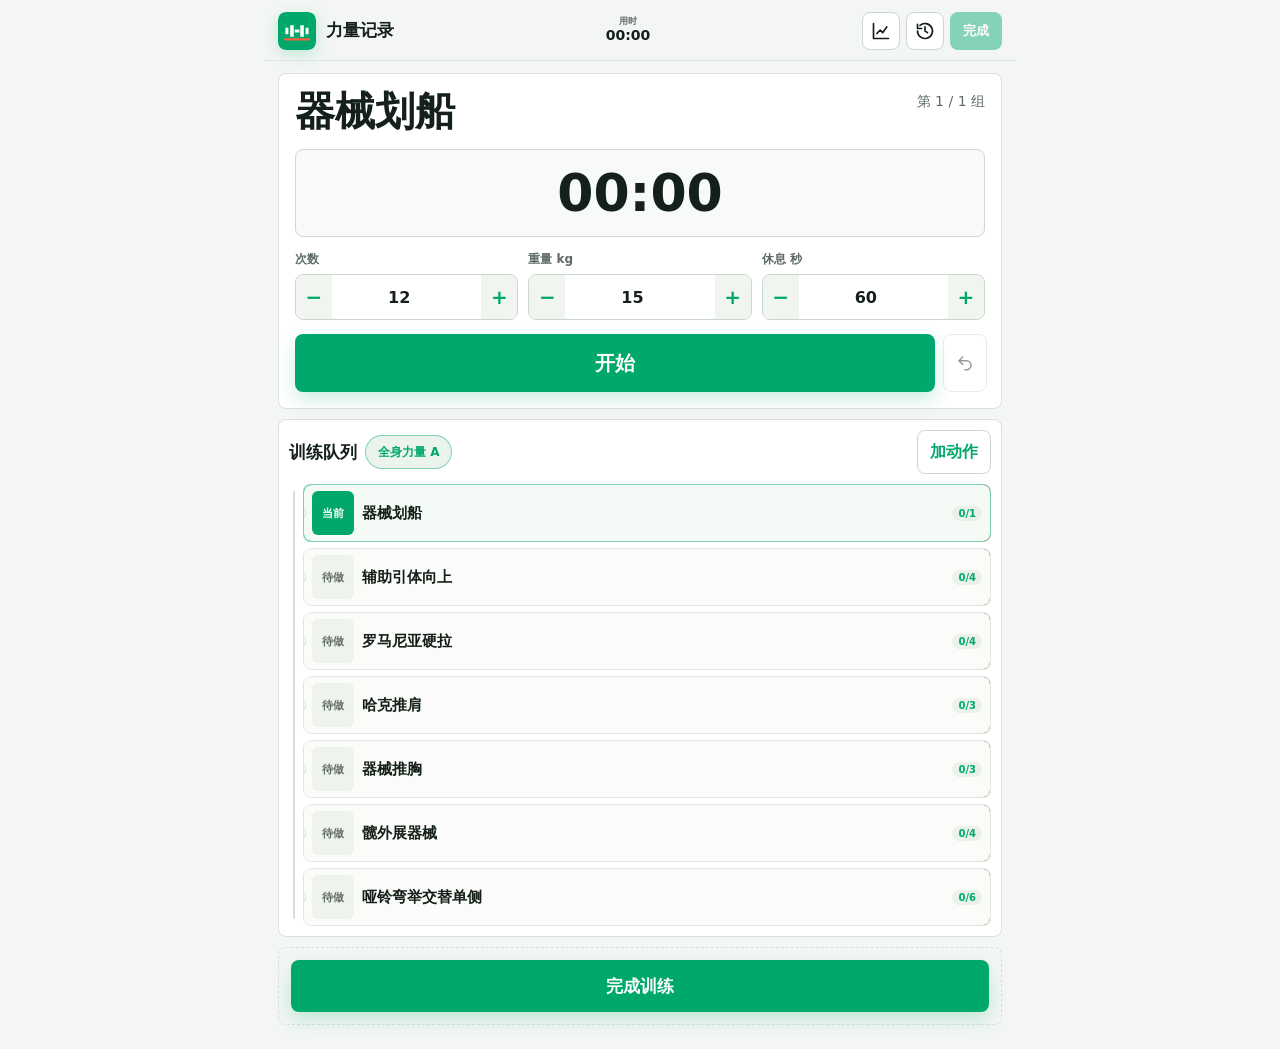
<file: index.html>
<!doctype html>
<html lang="zh-CN">
  <head>
    <meta charset="utf-8" />
    <meta name="viewport" content="width=device-width, initial-scale=1, viewport-fit=cover" />
    <meta name="theme-color" content="#00a86b" />
    <meta name="apple-mobile-web-app-capable" content="yes" />
    <meta name="apple-mobile-web-app-status-bar-style" content="black-translucent" />
    <meta name="apple-mobile-web-app-title" content="力量记录" />
    <title>力量记录</title>
    <link rel="icon" href="./app-icon.svg" type="image/svg+xml" />
    <link rel="manifest" href="./manifest.webmanifest" />
    <link rel="apple-touch-icon" href="./app-icon.svg" />
    <link rel="stylesheet" href="./styles.css" />
  </head>
  <body>
    <div class="app-shell">
      <header class="topbar">
        <div class="brand">
          <img src="./app-icon.svg" alt="" class="brand-mark" />
          <div>
            <div class="brand-title">力量记录</div>
          </div>
        </div>
        <div class="topbar-elapsed" aria-label="训练用时">
          <span>用时</span>
          <strong id="sessionElapsed">00:00</strong>
        </div>
        <div class="topbar-actions">
          <button class="icon-button" id="dataToggle" type="button" title="训练数据" aria-label="训练数据">
            <svg viewBox="0 0 24 24" aria-hidden="true">
              <path d="M3 3v18h18" />
              <path d="m7 15 4-4 3 3 5-7" />
            </svg>
          </button>
          <button class="icon-button" id="historyToggle" type="button" title="历史记录" aria-label="历史记录">
            <svg viewBox="0 0 24 24" aria-hidden="true">
              <path d="M3 12a9 9 0 1 0 3-6.7" />
              <path d="M3 4v5h5" />
              <path d="M12 7v5l3 2" />
            </svg>
          </button>
          <button class="finish-top-button" id="finishWorkoutTop" type="button" title="完成训练" aria-label="完成训练">
            完成
          </button>
        </div>
      </header>

      <main class="main-stack">
        <section class="current-panel" id="currentPanel" aria-label="当前训练">
          <div class="current-title-row">
            <h1 id="currentName">加载中</h1>
            <div class="set-line" id="currentSetLine">第 1 / 1 组</div>
          </div>

          <div class="timer-block" aria-live="polite">
            <div class="timer-value" id="mainTimer">00:00</div>
          </div>

          <div class="current-inputs">
            <label>
              <span>次数</span>
              <div class="stepper" data-stepper="reps">
                <button class="step-button" type="button" data-step-target="reps" data-step-dir="-1" aria-label="次数减一">−</button>
                <input id="currentReps" type="number" inputmode="numeric" min="0" step="1" />
                <button class="step-button" type="button" data-step-target="reps" data-step-dir="1" aria-label="次数加一">+</button>
              </div>
            </label>
            <label>
              <span>重量 kg</span>
              <div class="stepper" data-stepper="weight">
                <button class="step-button" type="button" data-step-target="weight" data-step-dir="-1" aria-label="重量减少">−</button>
                <input id="currentWeight" type="number" inputmode="decimal" min="0" step="1" />
                <button class="step-button" type="button" data-step-target="weight" data-step-dir="1" aria-label="重量增加">+</button>
              </div>
            </label>
            <label>
              <span>休息 秒</span>
              <div class="stepper" data-stepper="restSec">
                <button class="step-button" type="button" data-step-target="restSec" data-step-dir="-1" aria-label="休息减少十五秒">−</button>
                <input id="currentRest" type="number" inputmode="numeric" min="0" step="15" />
                <button class="step-button" type="button" data-step-target="restSec" data-step-dir="1" aria-label="休息增加十五秒">+</button>
              </div>
            </label>
          </div>

          <div class="action-row">
            <button class="primary-action" id="primaryAction" type="button">开始</button>
            <button class="icon-button compact-action" id="undoAction" type="button" title="撤销" aria-label="撤销">
              <svg viewBox="0 0 24 24" aria-hidden="true">
                <path d="M9 14 4 9l5-5" />
                <path d="M4 9h10a6 6 0 0 1 0 12h-2" />
              </svg>
            </button>
          </div>

        </section>

        <section class="queue-section mobile-panel" id="queueSection" aria-label="训练队列">
          <div class="section-heading">
            <h2>训练队列</h2>
            <div class="plan-switcher">
              <div class="plan-tabs" id="planTabs" aria-label="训练计划"></div>
            </div>
            <div class="heading-actions">
              <button class="icon-text-button" id="addExercise" type="button">
                <span>加动作</span>
              </button>
            </div>
          </div>
          <div class="exercise-list" id="exerciseList"></div>
        </section>

        <section class="finish-section" aria-label="完成训练">
          <button class="finish-button" id="finishWorkout" type="button">完成训练</button>
        </section>

        <section class="record-section mobile-panel hidden" id="recordSection" aria-label="本次训练记录">
          <div class="section-heading">
            <h2>本次记录</h2>
            <button class="icon-button" id="closeRecord" type="button" title="关闭记录" aria-label="关闭记录">
              <svg viewBox="0 0 24 24" aria-hidden="true">
                <path d="M18 6 6 18" />
                <path d="m6 6 12 12" />
              </svg>
            </button>
          </div>
          <div class="record-timeline" id="recordTimeline"></div>
          <textarea class="hidden" id="recordJson" readonly spellcheck="false"></textarea>
          <div class="record-actions">
            <button class="secondary-action" id="copyRecord" type="button">复制 JSON</button>
            <button class="primary-action compact" id="newSession" type="button">新训练</button>
          </div>
        </section>

        <section class="data-section mobile-panel hidden" id="dataSection" aria-label="训练数据">
          <div class="section-heading">
            <h2>训练数据</h2>
            <div class="heading-actions">
              <button class="plain-button" id="exportBackup" type="button">备份</button>
              <button class="plain-button" id="exportCsv" type="button">CSV</button>
              <button class="icon-button mobile-only" id="closeData" type="button" title="关闭数据" aria-label="关闭数据">
                <svg viewBox="0 0 24 24" aria-hidden="true">
                  <path d="M18 6 6 18" />
                  <path d="m6 6 12 12" />
                </svg>
              </button>
            </div>
          </div>
          <div class="data-actions">
            <button class="secondary-action" id="copyAnalysis" type="button">复制分析摘要</button>
            <button class="secondary-action" id="importBackup" type="button">导入备份</button>
            <input id="importBackupFile" class="hidden" type="file" accept="application/json,.json" />
          </div>
          <div class="analytics-summary" id="analyticsSummary"></div>
          <div class="analytics-block">
            <div class="block-heading">
              <strong>最近容量</strong>
              <span id="volumeTrendLabel"></span>
            </div>
            <div class="volume-chart" id="volumeChart"></div>
          </div>
          <div class="analytics-block">
            <div class="block-heading">
              <strong>动作进步</strong>
              <span id="exerciseTrendLabel"></span>
            </div>
            <div class="exercise-analytics" id="exerciseAnalytics"></div>
          </div>
        </section>

        <section class="history-section mobile-panel hidden" id="historySection" aria-label="历史记录">
          <div class="section-heading">
            <h2>历史记录</h2>
            <div class="heading-actions">
              <button class="plain-button danger-text" id="clearHistory" type="button">清空</button>
              <button class="icon-button mobile-only" id="closeHistory" type="button" title="关闭历史" aria-label="关闭历史">
                <svg viewBox="0 0 24 24" aria-hidden="true">
                  <path d="M18 6 6 18" />
                  <path d="m6 6 12 12" />
                </svg>
              </button>
            </div>
          </div>
          <div class="history-list" id="historyList"></div>
        </section>
      </main>
    </div>

    <div class="mobile-scrim" id="mobileScrim" aria-hidden="true"></div>

    <div class="sheet-backdrop hidden" id="exerciseSheet" aria-hidden="true">
      <form class="sheet" id="exerciseForm">
        <div class="sheet-grip"></div>
        <div class="section-heading">
          <h2 id="exerciseFormTitle">添加动作</h2>
          <button class="icon-button" id="cancelExercise" type="button" title="关闭" aria-label="关闭">
            <svg viewBox="0 0 24 24" aria-hidden="true">
              <path d="M18 6 6 18" />
              <path d="m6 6 12 12" />
            </svg>
          </button>
        </div>
        <label class="full-label">
          <span>动作</span>
          <input id="exerciseNameInput" type="text" autocomplete="off" required />
        </label>
        <div class="form-grid">
          <label>
            <span>组数</span>
            <input id="exerciseSetsInput" type="number" inputmode="numeric" min="1" step="1" required />
          </label>
          <label>
            <span>次数</span>
            <input id="exerciseRepsInput" type="number" inputmode="numeric" min="0" step="1" required />
          </label>
          <label>
            <span>重量 kg</span>
            <input id="exerciseWeightInput" type="number" inputmode="decimal" min="0" step="0.5" required />
          </label>
          <label>
            <span>休息 秒</span>
            <input id="exerciseRestInput" type="number" inputmode="numeric" min="0" step="5" required />
          </label>
        </div>
        <button class="primary-action compact" id="saveExercise" type="submit">保存</button>
      </form>
    </div>

    <div class="sheet-backdrop hidden" id="planSaveSheet" aria-hidden="true">
      <div class="sheet plan-save-sheet" role="dialog" aria-modal="true" aria-labelledby="planSaveTitle">
        <div class="sheet-grip"></div>
        <div class="section-heading">
          <h2 id="planSaveTitle">保存计划变化？</h2>
          <button class="icon-button" id="dismissPlanSave" type="button" title="关闭" aria-label="关闭">
            <svg viewBox="0 0 24 24" aria-hidden="true">
              <path d="M18 6 6 18" />
              <path d="m6 6 12 12" />
            </svg>
          </button>
        </div>
        <p class="sheet-copy" id="planSaveMessage">训练队列里的动作有增减。</p>
        <div class="plan-save-dialog-actions">
          <button class="primary-action compact" id="confirmOverwritePlan" type="button">覆盖本计划</button>
          <button class="secondary-action" id="confirmSaveAsPlan" type="button">另存为新计划</button>
          <button class="plain-button" id="skipPlanSave" type="button">暂不保存</button>
        </div>
      </div>
    </div>

    <div class="sheet-backdrop hidden" id="finishConfirmSheet" aria-hidden="true">
      <div class="sheet finish-confirm-sheet" role="dialog" aria-modal="true" aria-labelledby="finishConfirmTitle">
        <div class="sheet-grip"></div>
        <div class="section-heading">
          <h2 id="finishConfirmTitle">完成训练？</h2>
          <button class="icon-button" id="dismissFinishConfirm" type="button" title="关闭" aria-label="关闭">
            <svg viewBox="0 0 24 24" aria-hidden="true">
              <path d="M18 6 6 18" />
              <path d="m6 6 12 12" />
            </svg>
          </button>
        </div>
        <p class="sheet-copy" id="finishConfirmMessage"></p>
        <div class="finish-confirm-actions">
          <button class="secondary-action" id="cancelFinishWorkout" type="button">继续训练</button>
          <button class="primary-action compact" id="confirmFinishWorkout" type="button">完成并保存</button>
        </div>
      </div>
    </div>

    <script src="./app.js" defer></script>
  </body>
</html>
</file>
<file: styles.css>
:root {
  color-scheme: light;
  --bg: #f3f6f4;
  --surface: #ffffff;
  --surface-strong: #f7faf8;
  --ink: #142019;
  --muted: #5e6b64;
  --line: #d7e0db;
  --primary: #00a86b;
  --primary-pressed: #008a58;
  --accent: #ff633f;
  --blue: #316bff;
  --gold: #ffc247;
  --shadow: 0 10px 28px rgba(28, 42, 31, 0.1);
  --radius: 8px;
  font-family: Inter, ui-sans-serif, system-ui, -apple-system, BlinkMacSystemFont, "Segoe UI", sans-serif;
}

* {
  box-sizing: border-box;
}

html {
  min-height: 100%;
  background: var(--bg);
  -webkit-text-size-adjust: 100%;
  text-size-adjust: 100%;
}

body {
  min-height: 100%;
  margin: 0;
  background: var(--bg);
  color: var(--ink);
  -webkit-font-smoothing: antialiased;
  text-rendering: optimizeLegibility;
}

button,
input,
textarea {
  font: inherit;
}

button {
  border: 0;
  cursor: pointer;
  touch-action: manipulation;
  -webkit-tap-highlight-color: transparent;
}

button:disabled {
  cursor: not-allowed;
  opacity: 0.45;
}

svg {
  width: 20px;
  height: 20px;
  fill: none;
  stroke: currentColor;
  stroke-linecap: round;
  stroke-linejoin: round;
  stroke-width: 2;
}

.app-shell {
  width: min(100%, 760px);
  min-height: 100vh;
  min-height: 100dvh;
  margin: 0 auto;
  padding: calc(env(safe-area-inset-top) + 12px) 14px calc(env(safe-area-inset-bottom) + 24px);
}

.topbar {
  position: sticky;
  top: 0;
  z-index: 8;
  display: flex;
  align-items: center;
  justify-content: space-between;
  gap: 12px;
  margin: -12px -14px 12px;
  padding: calc(env(safe-area-inset-top) + 12px) 14px 10px;
  background: rgba(243, 246, 244, 0.94);
  backdrop-filter: blur(18px);
  border-bottom: 1px solid rgba(217, 224, 214, 0.7);
}

.topbar-actions {
  display: flex;
  align-items: center;
  gap: 6px;
  flex: 0 0 auto;
}

.topbar-elapsed {
  display: grid;
  flex: 0 0 auto;
  min-width: 58px;
  color: var(--muted);
  text-align: center;
}

.topbar-elapsed span {
  font-size: 9px;
  font-weight: 750;
  line-height: 1.1;
}

.topbar-elapsed strong {
  color: var(--ink);
  font-size: 14px;
  font-variant-numeric: tabular-nums;
  line-height: 1.25;
}

.topbar-actions .icon-button {
  width: 38px;
  min-height: 38px;
}

.topbar-actions .finish-top-button {
  min-height: 38px;
  border-radius: var(--radius);
  padding: 0 12px;
  border: 1px solid rgba(0, 168, 107, 0.42);
  border-color: rgba(0, 168, 107, 0.42);
  background: var(--primary);
  color: #fff;
  font-size: 13px;
  font-weight: 900;
}

.brand {
  display: flex;
  align-items: center;
  min-width: 0;
  gap: 10px;
}

.brand-mark {
  width: 38px;
  height: 38px;
  border-radius: var(--radius);
  box-shadow: 0 4px 14px rgba(0, 168, 107, 0.22);
  flex: 0 0 auto;
}

.brand-title {
  overflow: hidden;
  font-size: 17px;
  line-height: 1.15;
  font-weight: 800;
  text-overflow: ellipsis;
  white-space: nowrap;
}

.main-stack {
  display: grid;
  gap: 10px;
}

.current-panel,
.queue-section,
.finish-section,
.record-section,
.data-section,
.history-section {
  border: 1px solid var(--line);
  border-radius: var(--radius);
  background: var(--surface);
  box-shadow: none;
}

.current-panel {
  padding: 16px;
}

body[data-phase="work"] .current-panel {
  border-color: rgba(0, 168, 107, 0.4);
}

body[data-phase="work"] .topbar-elapsed strong,
body[data-phase="work"] #mainTimer {
  color: var(--primary);
}

body[data-phase="rest"] .current-panel {
  border-color: rgba(255, 99, 63, 0.48);
}

body[data-phase="rest"] .topbar-elapsed strong,
body[data-phase="rest"] #mainTimer {
  color: var(--accent);
}

body[data-phase="rest"] #primaryAction {
  background: var(--accent);
  box-shadow: 0 8px 18px rgba(255, 99, 63, 0.22);
}

body[data-phase="rest"] #primaryAction:active {
  background: #e64f2f;
}

.panel-kicker,
.section-heading,
.record-actions {
  display: flex;
  align-items: center;
  justify-content: space-between;
  gap: 10px;
}

.current-title-row {
  display: grid;
  grid-template-columns: minmax(0, 1fr) auto;
  align-items: start;
  gap: 10px;
  min-width: 0;
}

.queue-section .section-heading {
  display: grid;
  grid-template-columns: auto minmax(0, 1fr) auto;
  align-items: center;
  gap: 8px;
}

.queue-section .section-heading h2 {
  white-space: nowrap;
}

.heading-actions {
  display: flex;
  align-items: center;
  gap: 8px;
}

.mobile-only {
  display: none;
}

.panel-kicker {
  color: var(--muted);
  font-size: 13px;
  font-weight: 700;
  justify-content: flex-end;
}

h1,
h2 {
  margin: 0;
  letter-spacing: 0;
}

h1 {
  margin: 0;
  font-size: 34px;
  line-height: 1.08;
  word-break: break-word;
}

h2 {
  font-size: 17px;
  line-height: 1.25;
}

.set-line {
  margin-top: 2px;
  color: var(--muted);
  font-size: 14px;
  line-height: 1.35;
  white-space: nowrap;
}

.timer-block {
  margin-top: 16px;
}

.current-panel.no-exercise .timer-block,
.current-panel.no-exercise .current-inputs {
  display: none;
}

.current-panel.no-exercise .action-row {
  grid-template-columns: minmax(0, 1fr);
}

.current-panel.no-exercise .compact-action {
  display: none;
}

.timer-value {
  display: flex;
  align-items: center;
  justify-content: center;
  min-height: 88px;
  border: 1px solid #cfd9cf;
  border-radius: var(--radius);
  background: var(--surface-strong);
  color: var(--ink);
  font-variant-numeric: tabular-nums;
  font-size: 52px;
  font-weight: 850;
  line-height: 1;
}

.current-inputs,
.form-grid {
  display: grid;
  grid-template-columns: repeat(3, minmax(0, 1fr));
  gap: 10px;
}

.current-inputs {
  margin-top: 14px;
}

label {
  display: grid;
  gap: 6px;
  min-width: 0;
  color: var(--muted);
  font-size: 12px;
  font-weight: 700;
}

input,
textarea {
  width: 100%;
  min-width: 0;
  border: 1px solid #cbd6cc;
  border-radius: var(--radius);
  background: #fff;
  color: var(--ink);
  outline: none;
}

input {
  height: 46px;
  padding: 0 10px;
  font-size: 16px;
  font-weight: 760;
}

.stepper {
  display: grid;
  grid-template-columns: 36px minmax(0, 1fr) 36px;
  align-items: center;
  min-width: 0;
  overflow: hidden;
  border: 1px solid #cbd6cc;
  border-radius: var(--radius);
  background: #fff;
}

.stepper:focus-within {
  border-color: var(--primary);
  box-shadow: 0 0 0 3px rgba(0, 168, 107, 0.16);
}

.stepper input {
  height: 44px;
  border: 0;
  border-radius: 0;
  padding: 0 4px;
  text-align: center;
  font-variant-numeric: tabular-nums;
}

.stepper input:focus {
  box-shadow: none;
}

.step-button {
  display: grid;
  place-items: center;
  width: 36px;
  height: 44px;
  border-radius: 0;
  background: #f1f5ef;
  color: var(--primary);
  font-size: 20px;
  font-weight: 900;
  line-height: 1;
}

.step-button:active {
  background: #e3ebe0;
}

input:focus,
textarea:focus {
  border-color: var(--primary);
  box-shadow: 0 0 0 3px rgba(0, 168, 107, 0.16);
}

.action-row {
  display: grid;
  grid-template-columns: minmax(0, 1fr) 42px;
  align-items: stretch;
  gap: 8px;
  margin-top: 14px;
}

.compact-action {
  width: 42px;
  min-height: 42px;
  border-color: #d5ded3;
  background: #f7faf5;
  color: var(--muted);
}

.compact-action svg {
  width: 18px;
  height: 18px;
}

.compact-action:not(:disabled):active {
  background: #e9f0e6;
  color: var(--primary);
}

.next-strip {
  display: grid;
  grid-template-columns: auto minmax(0, 1fr);
  align-items: center;
  gap: 8px;
  width: 100%;
  min-height: 42px;
  margin-top: 10px;
  padding: 0 12px;
  border: 1px solid #d6ded4;
  border-radius: var(--radius);
  background: #f7faf5;
  color: var(--ink);
  text-align: left;
}

.next-strip span {
  color: var(--muted);
  font-size: 12px;
  font-weight: 750;
}

.next-strip strong {
  min-width: 0;
  overflow: hidden;
  font-size: 14px;
  line-height: 1.2;
  text-overflow: ellipsis;
  white-space: nowrap;
}

.primary-action,
.secondary-action,
.finish-button,
.plain-button,
.ghost-button,
.icon-text-button,
.icon-button {
  min-height: 44px;
  border-radius: var(--radius);
  font-weight: 800;
}

.primary-action,
.finish-button {
  background: var(--primary);
  color: #fff;
  box-shadow: 0 8px 18px rgba(0, 168, 107, 0.2);
}

.primary-action:active,
.finish-button:active {
  background: var(--primary-pressed);
}

.primary-action {
  min-height: 58px;
  padding: 0 18px;
  font-size: 20px;
}

.primary-action.compact {
  min-height: 46px;
  font-size: 16px;
}

.secondary-action {
  padding: 0 13px;
  border: 1px solid #cbd6cc;
  background: #fff;
  color: var(--blue);
}

.ghost-button {
  min-height: 36px;
  padding: 0 12px;
  border: 1px solid transparent;
  background: #edf3ec;
  color: var(--primary);
  font-size: 13px;
}

.plain-button {
  padding: 0 11px;
  background: transparent;
  color: var(--primary);
  font-size: 13px;
}

.danger-text {
  color: #b23c22;
}

.icon-button,
.icon-text-button {
  display: inline-flex;
  align-items: center;
  justify-content: center;
  flex: 0 0 auto;
  border: 1px solid #cbd6cc;
  background: #fff;
  color: var(--ink);
}

.icon-button {
  width: 44px;
  padding: 0;
}

.icon-text-button {
  gap: 7px;
  padding: 0 12px;
  color: var(--primary);
}

.record-section,
.data-section,
.history-section {
  padding: 14px;
}

.queue-section {
  max-height: none;
  overflow: auto;
  padding: 10px;
  -webkit-overflow-scrolling: touch;
}

.exercise-list,
.history-list,
.record-exercises {
  display: grid;
  gap: 8px;
  margin-top: 12px;
}

.queue-section .exercise-list {
  position: relative;
  gap: 6px;
  margin-top: 10px;
  padding-left: 14px;
}

.queue-section .exercise-list::before {
  content: "";
  position: absolute;
  top: 7px;
  bottom: 7px;
  left: 4px;
  width: 2px;
  border-radius: 999px;
  background: #d7dfd4;
}

.exercise-row,
.history-row,
.record-row {
  border: 1px solid var(--line);
  border-radius: var(--radius);
  background: #fff;
}

.exercise-row {
  position: relative;
  overflow: hidden;
  background: #f3f1ed;
  touch-action: pan-y;
  user-select: none;
  transition:
    transform 180ms ease,
    box-shadow 180ms ease;
}

.queue-section .exercise-row {
  border-color: #e1e7de;
  background: transparent;
}

.queue-section .exercise-row::before {
  content: "";
  position: absolute;
  top: 50%;
  left: -12px;
  z-index: 2;
  width: 9px;
  height: 9px;
  border: 2px solid #fff;
  border-radius: 50%;
  background: #a9b6a7;
  box-shadow: 0 0 0 1px #d7dfd4;
  transform: translateY(-50%);
}

.queue-section .exercise-row.active::before {
  background: var(--primary);
}

.exercise-card {
  position: relative;
  z-index: 1;
  display: grid;
  grid-template-columns: minmax(0, 1fr);
  align-items: center;
  min-height: 58px;
  padding: 8px 9px 8px 10px;
  border-radius: calc(var(--radius) - 1px);
  background: #fff;
  transition:
    transform 180ms ease,
    background 180ms ease,
    box-shadow 180ms ease;
}

.queue-section .exercise-card {
  min-height: 44px;
  padding: 6px 8px;
  background: #fbfcfa;
}

.exercise-row.active {
  border-color: rgba(0, 168, 107, 0.45);
  background: #e6efe8;
  box-shadow: inset 3px 0 0 var(--primary);
}

.queue-section .exercise-row.active {
  box-shadow: inset 3px 0 0 var(--primary);
}

.exercise-row.active .exercise-card {
  background: #f4fbf6;
}

.exercise-row.done {
  opacity: 1;
}

.exercise-main {
  display: grid;
  grid-template-columns: 42px minmax(0, 1fr) auto;
  align-items: center;
  column-gap: 8px;
  min-width: 0;
  min-height: 44px;
  padding: 0;
  background: transparent;
  color: inherit;
  text-align: left;
}

.exercise-status {
  align-self: stretch;
  display: grid;
  place-items: center;
  min-width: 0;
  border-radius: 6px;
  background: #eef3eb;
  color: var(--muted);
  font-size: 11px;
  font-weight: 900;
  line-height: 1;
}

.exercise-row.active .exercise-status {
  background: var(--primary);
  color: #fff;
}

.exercise-row.done .exercise-status {
  background: var(--accent);
  color: #fff;
}

.exercise-title {
  min-width: 0;
  font-size: 15px;
  font-weight: 850;
  line-height: 1.25;
  overflow-wrap: anywhere;
  white-space: normal;
}

.queue-section .exercise-title {
  font-size: 14px;
  line-height: 1.25;
}

.queue-section .exercise-badge {
  padding: 2px 6px;
  font-size: 10px;
}

.exercise-row.done .exercise-badge {
  background: #fff0eb;
  color: #d94b2a;
}

.exercise-badge {
  flex: 0 0 auto;
  border-radius: 999px;
  padding: 2px 7px;
  background: #eaf1e8;
  color: var(--primary);
  font-size: 10px;
  font-weight: 850;
}

.swipe-actions {
  position: absolute;
  inset: 0 0 0 auto;
  z-index: 0;
  display: grid;
  grid-template-columns: 72px;
  width: 72px;
}

.swipe-action {
  min-height: 100%;
  border: 0;
  border-radius: 0;
  color: #fff;
  font-size: 13px;
  font-weight: 900;
}

.swipe-action.delete {
  background: #c94738;
}

.exercise-row.swiped .exercise-card {
  transform: translateX(-72px);
}

.row-wide-actions {
  display: none;
}

.row-wide-actions button {
  min-height: 38px;
  border-radius: var(--radius);
  background: #f2f5f0;
  color: var(--ink);
  font-size: 13px;
  font-weight: 800;
}

.row-wide-actions button:first-child {
  color: var(--primary);
}

.plan-switcher {
  min-width: 0;
}

.plan-tabs {
  display: flex;
  gap: 6px;
  overflow-x: auto;
  padding-bottom: 0;
  scrollbar-width: none;
}

.plan-tabs::-webkit-scrollbar {
  display: none;
}

.plan-tab {
  flex: 0 0 auto;
  max-width: 132px;
  min-height: 34px;
  overflow: hidden;
  border: 1px solid var(--line);
  border-radius: 999px;
  padding: 0 12px;
  background: #fff;
  color: var(--muted);
  font-size: 12px;
  font-weight: 850;
  text-overflow: ellipsis;
  white-space: nowrap;
  user-select: none;
}

.plan-tab.active {
  border-color: rgba(0, 168, 107, 0.45);
  background: #eaf4ec;
  color: var(--primary);
}

.plan-tab:active {
  transform: scale(0.98);
}

.plan-save-actions {
  display: grid;
  grid-template-columns: repeat(2, minmax(0, 1fr));
  gap: 8px;
}

.plan-save-actions .plain-button {
  min-height: 34px;
  padding-inline: 8px;
  font-size: 12px;
}

.queue-section.pick-mode {
  border-color: var(--line);
}

.queue-section.pick-mode .exercise-card {
  background: #fbfcfa;
}

.queue-section.pick-mode .exercise-row.active .exercise-card {
  background: #f4fbf6;
}

.finish-section {
  padding: 12px;
  background: transparent;
  border-style: dashed;
  box-shadow: none;
}

.finish-button {
  width: 100%;
  min-height: 52px;
  font-size: 17px;
}

.record-section {
  border-color: rgba(0, 168, 107, 0.38);
}

.data-section {
  border-color: rgba(40, 95, 189, 0.25);
}

.data-actions {
  display: grid;
  grid-template-columns: repeat(2, minmax(0, 1fr));
  gap: 8px;
  margin-top: 12px;
}

.analytics-summary {
  display: grid;
  grid-template-columns: repeat(3, minmax(0, 1fr));
  gap: 8px;
  margin-top: 12px;
}

.analytics-metric,
.analytics-block,
.exercise-progress-card {
  border: 1px solid var(--line);
  border-radius: var(--radius);
  background: #fbfcfa;
}

.analytics-metric {
  min-width: 0;
  padding: 10px;
}

.analytics-metric span {
  display: block;
  color: var(--muted);
  font-size: 11px;
  font-weight: 750;
}

.analytics-metric strong {
  display: block;
  margin-top: 3px;
  overflow: hidden;
  font-size: 17px;
  line-height: 1.15;
  text-overflow: ellipsis;
  white-space: nowrap;
}

.analytics-block {
  margin-top: 10px;
  padding: 10px;
}

.block-heading {
  display: flex;
  align-items: baseline;
  justify-content: space-between;
  gap: 8px;
}

.block-heading strong {
  font-size: 15px;
  line-height: 1.2;
}

.block-heading span {
  min-width: 0;
  overflow: hidden;
  color: var(--muted);
  font-size: 12px;
  line-height: 1.2;
  text-overflow: ellipsis;
  white-space: nowrap;
}

.volume-chart {
  display: grid;
  grid-auto-flow: column;
  grid-auto-columns: minmax(28px, 1fr);
  align-items: end;
  gap: 7px;
  min-height: 128px;
  margin-top: 12px;
  padding-top: 8px;
  border-top: 1px solid #edf1ea;
}

.volume-bar {
  display: grid;
  align-items: end;
  gap: 6px;
  min-width: 0;
  height: 116px;
}

.volume-bar-fill {
  width: 100%;
  min-height: 4px;
  border-radius: 6px 6px 2px 2px;
  background: linear-gradient(180deg, var(--primary), #72a06d);
}

.volume-bar-label {
  overflow: hidden;
  color: var(--muted);
  font-size: 10px;
  font-weight: 750;
  line-height: 1.1;
  text-align: center;
  text-overflow: ellipsis;
  white-space: nowrap;
}

.exercise-analytics {
  display: grid;
  gap: 8px;
  margin-top: 10px;
}

.exercise-progress-card {
  display: grid;
  gap: 8px;
  padding: 10px;
}

.progress-title-line {
  display: flex;
  align-items: center;
  justify-content: space-between;
  gap: 8px;
}

.progress-title-line strong {
  min-width: 0;
  overflow: hidden;
  font-size: 15px;
  line-height: 1.2;
  text-overflow: ellipsis;
  white-space: nowrap;
}

.progress-badge {
  flex: 0 0 auto;
  border-radius: 999px;
  padding: 4px 8px;
  background: #edf3ec;
  color: var(--primary);
  font-size: 11px;
  font-weight: 850;
}

.progress-badge.down {
  background: #fff1eb;
  color: #b23c22;
}

.progress-badge.flat {
  background: #eef2f8;
  color: var(--blue);
}

.progress-stats {
  display: grid;
  grid-template-columns: repeat(3, minmax(0, 1fr));
  gap: 6px;
}

.progress-stats div {
  min-width: 0;
  border-radius: var(--radius);
  padding: 8px;
  background: #fff;
}

.progress-stats span {
  display: block;
  color: var(--muted);
  font-size: 10px;
  font-weight: 750;
}

.progress-stats strong {
  display: block;
  margin-top: 2px;
  overflow: hidden;
  font-size: 13px;
  line-height: 1.2;
  text-overflow: ellipsis;
  white-space: nowrap;
}

.sparkline {
  display: grid;
  grid-auto-flow: column;
  grid-auto-columns: minmax(8px, 1fr);
  align-items: end;
  gap: 4px;
  height: 36px;
}

.sparkline span {
  display: block;
  min-height: 3px;
  border-radius: 999px 999px 2px 2px;
  background: #9fbc9a;
}

.record-stats {
  display: grid;
  grid-template-columns: repeat(3, minmax(0, 1fr));
  gap: 8px;
  margin-top: 12px;
}

.record-stats div {
  min-width: 0;
  padding: 10px;
  border: 1px solid var(--line);
  border-radius: var(--radius);
  background: #fbfcfa;
}

.record-stats span {
  display: block;
  color: var(--muted);
  font-size: 11px;
  font-weight: 750;
}

.record-stats strong {
  display: block;
  margin-top: 3px;
  overflow: hidden;
  font-size: 15px;
  line-height: 1.2;
  text-overflow: ellipsis;
  white-space: nowrap;
}

.record-timeline {
  margin-top: 12px;
  padding: 10px;
  border: 1px solid var(--line);
  border-radius: var(--radius);
  background: #fbfcfa;
}

.timeline-heading {
  display: flex;
  align-items: baseline;
  justify-content: space-between;
  gap: 10px;
}

.timeline-heading strong {
  font-size: 15px;
  line-height: 1.2;
}

.timeline-heading span {
  color: var(--muted);
  font-size: 12px;
  font-weight: 760;
}

.timeline-layout {
  display: grid;
  grid-template-columns: 24px minmax(0, 1fr);
  gap: 10px;
  margin-top: 10px;
}

.timeline-rail {
  position: sticky;
  top: 12px;
  align-self: start;
  overflow: hidden;
  border-radius: 999px;
  background: #e7e9e3;
}

.timeline-segment {
  position: absolute;
  top: var(--top);
  left: 3px;
  right: 3px;
  height: var(--height);
  min-height: 4px;
  border-radius: 999px;
  background: var(--tone);
}

.timeline-segment.rest {
  background:
    repeating-linear-gradient(135deg, rgba(255, 255, 255, 0.38) 0 4px, transparent 4px 8px),
    var(--tone);
}

.timeline-list {
  display: grid;
  gap: 7px;
  min-width: 0;
}

.timeline-event {
  display: grid;
  grid-template-columns: 75px minmax(0, 1fr);
  gap: 8px;
  align-items: start;
  min-width: 0;
  padding: 8px;
  border: 1px solid #edf1ea;
  border-left: 4px solid var(--tone);
  border-radius: 7px;
  background: #fff;
}

.timeline-event.rest {
  border-left-color: #aeb5aa;
  background: #f7f7f3;
}

.timeline-time {
  color: var(--muted);
  font-size: 11px;
  font-weight: 800;
  line-height: 1.25;
}

.timeline-copy {
  min-width: 0;
}

.timeline-copy strong,
.timeline-copy span {
  display: block;
  min-width: 0;
}

.timeline-copy strong {
  overflow-wrap: anywhere;
  font-size: 13px;
  line-height: 1.25;
}

.timeline-copy span {
  margin-top: 3px;
  color: var(--muted);
  font-size: 12px;
  font-weight: 720;
  line-height: 1.25;
}

.record-row {
  padding: 10px;
}

.set-chips {
  display: flex;
  flex-wrap: wrap;
  gap: 6px;
  margin-top: 8px;
}

.set-chip {
  border-radius: 999px;
  padding: 5px 8px;
  background: #edf3ec;
  color: var(--ink);
  font-size: 12px;
  font-weight: 760;
}

textarea {
  min-height: 190px;
  margin-top: 12px;
  padding: 10px;
  resize: vertical;
  font-family: ui-monospace, SFMono-Regular, Menlo, Monaco, Consolas, "Liberation Mono", monospace;
  font-size: 12px;
  line-height: 1.45;
}

.record-actions {
  display: grid;
  grid-template-columns: repeat(2, minmax(0, 1fr));
  margin-top: 10px;
}

.history-row {
  position: relative;
  display: block;
  overflow: hidden;
  padding: 0;
  background: #f3f1ed;
  user-select: none;
}

.history-card {
  position: relative;
  z-index: 1;
  display: block;
  width: 100%;
  min-height: 58px;
  padding: 10px;
  border-radius: calc(var(--radius) - 1px);
  background: #fff;
  color: inherit;
  text-align: left;
  transition:
    transform 180ms ease,
    background 180ms ease;
}

.history-row.swiped .history-card {
  transform: translateX(-72px);
}

.history-row strong {
  display: block;
  overflow: hidden;
  text-overflow: ellipsis;
  white-space: nowrap;
}

.history-row span {
  display: block;
  margin-top: 3px;
  color: var(--muted);
  font-size: 12px;
  line-height: 1.35;
}

.empty-state {
  padding: 18px 12px;
  border: 1px dashed var(--line);
  border-radius: var(--radius);
  color: var(--muted);
  text-align: center;
  font-size: 14px;
}

.sheet-backdrop {
  position: fixed;
  inset: 0;
  z-index: 50;
  display: grid;
  align-items: end;
  padding: 16px 12px calc(env(safe-area-inset-bottom) + 12px);
  background: rgba(9, 18, 12, 0.34);
}

.sheet {
  width: min(100%, 560px);
  margin: 0 auto;
  padding: 10px 14px 14px;
  border: 1px solid var(--line);
  border-radius: var(--radius);
  background: var(--surface);
  box-shadow: 0 22px 60px rgba(20, 28, 24, 0.28);
}

.sheet-grip {
  width: 42px;
  height: 5px;
  margin: 0 auto 12px;
  border-radius: 999px;
  background: #c8d2c7;
}

.sheet-copy {
  margin: 10px 0 0;
  color: var(--muted);
  font-size: 13px;
  line-height: 1.45;
}

.plan-save-dialog-actions {
  display: grid;
  gap: 8px;
  margin-top: 14px;
}

.finish-confirm-actions {
  display: grid;
  grid-template-columns: minmax(0, 1fr) minmax(0, 1.25fr);
  gap: 8px;
  margin-top: 14px;
}

.finish-confirm-actions .secondary-action,
.finish-confirm-actions .primary-action {
  min-height: 46px;
}

.plan-save-dialog-actions .plain-button {
  min-height: 40px;
}

.full-label {
  margin-top: 12px;
}

.form-grid {
  grid-template-columns: repeat(2, minmax(0, 1fr));
  margin-top: 10px;
}

#saveExercise {
  width: 100%;
  margin-top: 14px;
}

.hidden {
  display: none !important;
}

.mobile-scrim {
  display: none;
}

@media (min-width: 680px) {
  .app-shell {
    width: min(100%, 760px);
    padding-inline: 18px;
  }

  .main-stack {
    grid-template-columns: minmax(0, 1fr);
  }

  h1 {
    font-size: 40px;
  }

  .queue-section .exercise-title {
    font-size: 15px;
  }

}

@media (max-width: 380px) {
  .topbar {
    gap: 6px;
  }

  .brand {
    gap: 6px;
  }

  .brand-title {
    display: none;
  }

  .topbar-elapsed {
    min-width: 48px;
  }

  .topbar-actions .finish-top-button {
    padding-inline: 8px;
  }

  h1 {
    font-size: 28px;
  }

  .timer-value {
    min-height: 78px;
    font-size: 44px;
  }

  .current-inputs {
    grid-template-columns: repeat(2, minmax(0, 1fr));
  }

  .current-inputs label:last-child {
    grid-column: 1 / -1;
  }

  .record-actions {
    grid-template-columns: repeat(2, minmax(0, 1fr));
  }

  .queue-section .section-heading {
    gap: 6px;
  }

  .queue-section .icon-text-button {
    width: 34px;
    padding: 0;
  }

  .queue-section .icon-text-button span {
    display: none;
  }
}

@media (max-width: 679px) {
  html,
  body {
    height: 100%;
    overflow: hidden;
  }

  body.panel-active {
    overflow: hidden;
  }

  .app-shell {
    width: 100%;
    height: 100vh;
    height: 100dvh;
    min-height: 0;
    display: flex;
    flex-direction: column;
    overflow: hidden;
    padding: calc(env(safe-area-inset-top) + 8px) 10px calc(env(safe-area-inset-bottom) + 18px);
  }

  .topbar {
    position: static;
    flex: 0 0 auto;
    margin: -8px -10px 8px;
    padding: calc(env(safe-area-inset-top) + 8px) 10px 8px;
  }

  .main-stack {
    display: flex;
    flex: 1 1 auto;
    flex-direction: column;
    min-height: 0;
    overflow: hidden;
  }

  .current-panel {
    flex: 0 0 auto;
  }

  .brand-mark {
    width: 34px;
    height: 34px;
  }

  .brand-title {
    font-size: 16px;
  }

  .current-panel {
    padding: 9px;
  }

  h1 {
    margin: 0;
    font-size: 22px;
    line-height: 1.1;
  }

  .panel-kicker {
    font-size: 12px;
  }

  .set-line {
    margin-top: 1px;
    font-size: 12px;
  }

  .timer-block {
    margin-top: 8px;
  }

  .timer-value {
    min-height: 44px;
    font-size: 31px;
  }

  .current-inputs {
    grid-template-columns: repeat(3, minmax(0, 1fr));
    gap: 6px;
    margin-top: 8px;
  }

  input {
    height: 38px;
    padding-inline: 6px;
  }

  .stepper input {
    height: 36px;
  }

  .step-button {
    width: 30px;
    height: 36px;
    font-size: 18px;
  }

  .stepper {
    grid-template-columns: 30px minmax(0, 1fr) 30px;
  }

  label {
    gap: 4px;
    font-size: 11px;
  }

  .primary-action {
    min-height: 42px;
    font-size: 17px;
  }

  .secondary-action {
    padding-inline: 8px;
    font-size: 13px;
  }

  .ghost-button {
    min-height: 32px;
    padding-inline: 9px;
    font-size: 12px;
    white-space: nowrap;
  }

  .action-row {
    grid-template-columns: minmax(0, 1fr) 38px;
    gap: 8px;
    margin-top: 8px;
  }

  .compact-action {
    width: 38px;
    min-height: 38px;
  }

  .next-strip {
    min-height: 34px;
    margin-top: 7px;
    padding-inline: 9px;
  }

  .next-strip strong {
    font-size: 12px;
  }

  .finish-section {
    display: none;
  }

  .mobile-only {
    display: inline-flex;
  }

  .mobile-scrim {
    position: fixed;
    inset: 0;
    z-index: 24;
    display: block;
    background: rgba(9, 18, 12, 0.34);
    opacity: 0;
    pointer-events: none;
    transition: opacity 160ms ease;
  }

  .mobile-scrim.sheet-open {
    opacity: 1;
    pointer-events: auto;
  }

  .mobile-panel {
    position: fixed;
    left: 10px;
    right: 10px;
    bottom: calc(env(safe-area-inset-bottom) + 76px);
    z-index: 30;
    max-height: min(74dvh, 640px);
    overflow: auto;
    -webkit-overflow-scrolling: touch;
    border-radius: var(--radius);
    box-shadow: 0 22px 56px rgba(18, 28, 22, 0.28);
    opacity: 0;
    pointer-events: none;
    transform: translateY(calc(100% + 96px));
    transition:
      transform 180ms ease,
      opacity 180ms ease;
  }

  .mobile-panel.sheet-open {
    opacity: 1;
    pointer-events: auto;
    transform: translateY(0);
  }

  .queue-section {
    position: static;
    z-index: auto;
    display: block;
    flex: 1 1 0;
    height: auto;
    min-height: 0;
    max-height: none;
    overflow-x: hidden;
    overflow-y: auto;
    padding: 10px;
    border-radius: var(--radius);
    box-shadow: var(--shadow);
    opacity: 1;
    pointer-events: auto;
    transform: none;
    transition: none;
  }

  .queue-section h2 {
    font-size: 14px;
  }

  .queue-section .icon-text-button {
    min-height: 32px;
    padding: 0 8px;
    gap: 4px;
  }

  .queue-section .plan-tabs {
    display: flex;
    gap: 5px;
    overflow-x: auto;
  }

  .queue-section .plan-tab {
    width: auto;
    max-width: 112px;
    min-height: 30px;
    padding-inline: 9px;
    font-size: 11px;
    text-align: left;
  }

  .exercise-list {
    display: flex;
    flex: none;
    flex-direction: column;
    height: auto;
    min-height: 0;
    max-height: none;
    overflow: visible;
    padding-right: 1px;
    padding-bottom: 2px;
  }

  .exercise-row {
    flex: 0 0 auto;
    min-height: 54px;
    padding: 0;
  }

  .queue-section .exercise-card {
    min-height: 52px;
  }

  .queue-section .exercise-main {
    min-height: 40px;
  }

  .row-wide-actions {
    display: none;
  }

  .row-wide-actions button:last-child {
    min-width: 0;
    padding-inline: 0;
  }

  .record-section,
  .data-section,
  .history-section {
    padding: 12px;
  }

  .record-stats {
    grid-template-columns: repeat(3, minmax(0, 1fr));
  }

  .timeline-layout {
    grid-template-columns: 20px minmax(0, 1fr);
    gap: 8px;
  }

  .timeline-event {
    grid-template-columns: 68px minmax(0, 1fr);
    padding: 7px;
  }

  .timeline-time {
    font-size: 10px;
  }

  .analytics-summary {
    grid-template-columns: repeat(3, minmax(0, 1fr));
  }

  textarea {
    min-height: 148px;
  }

}
</file>
